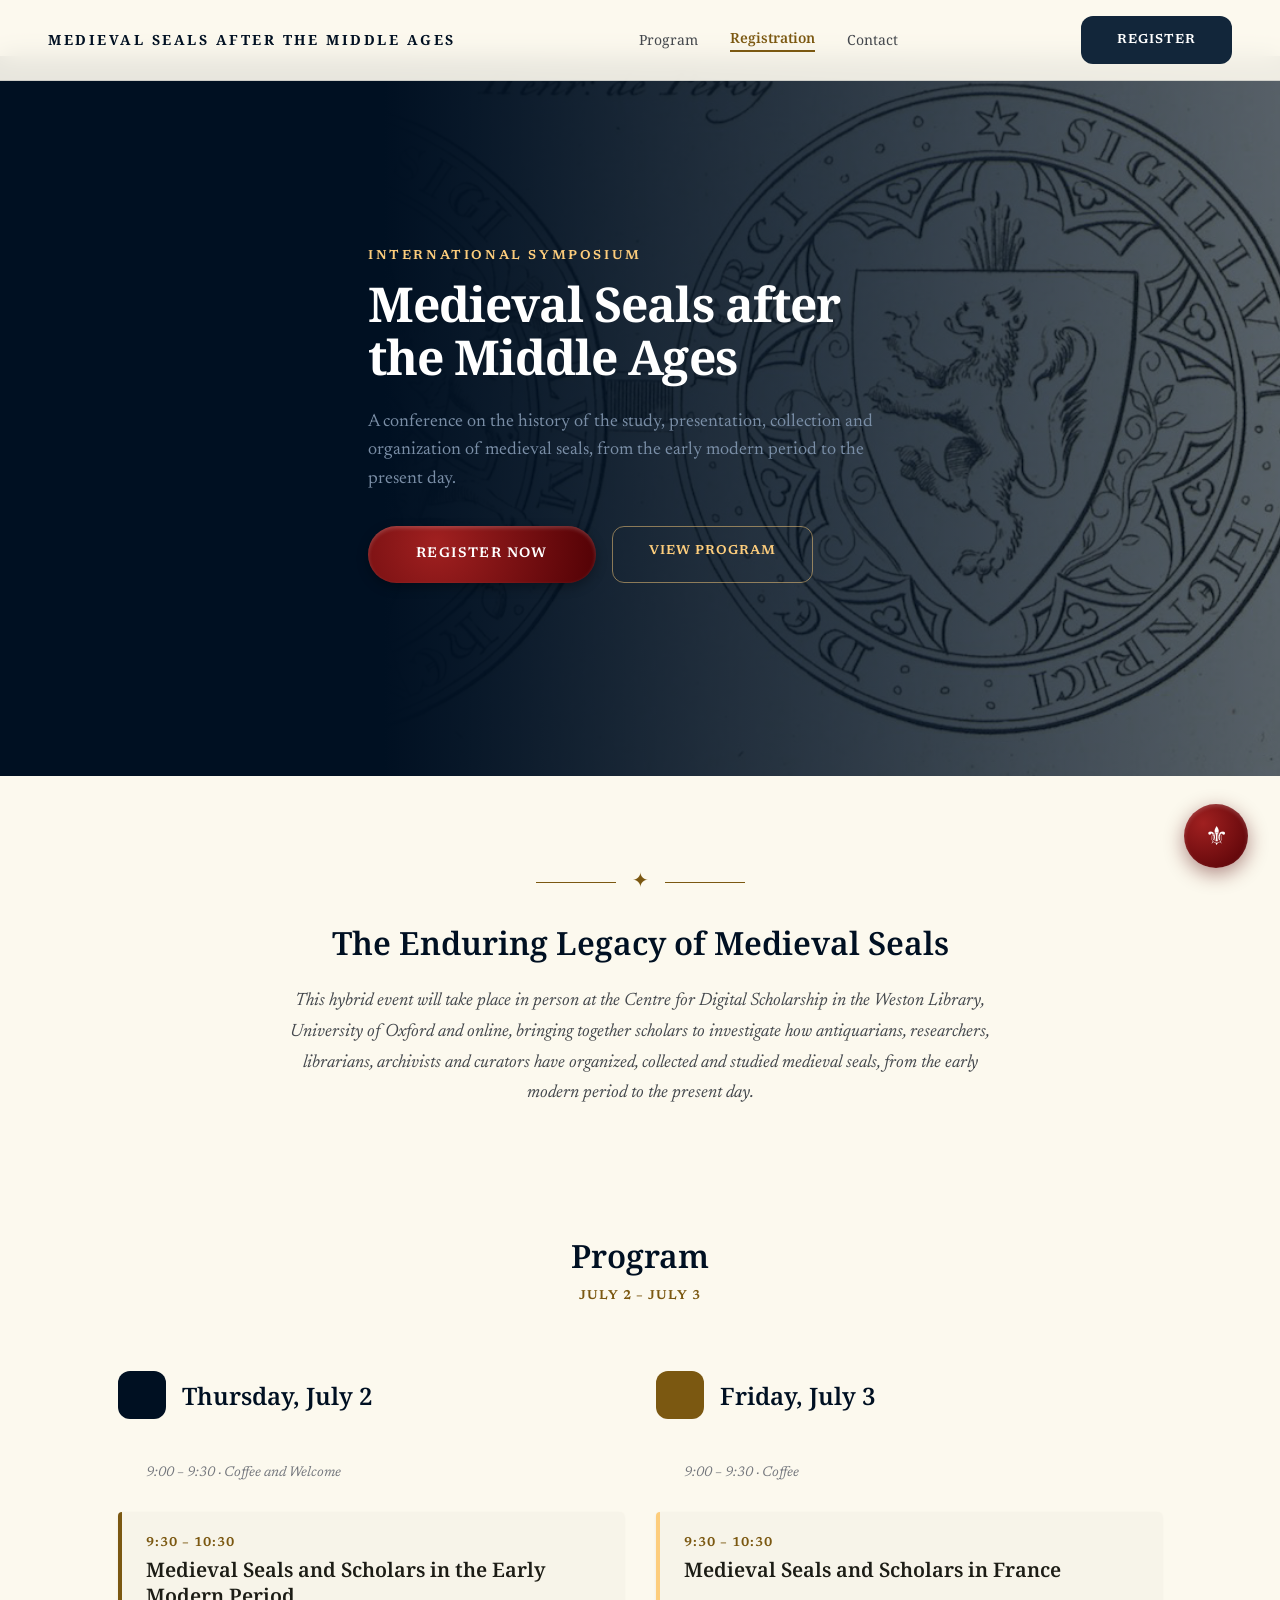
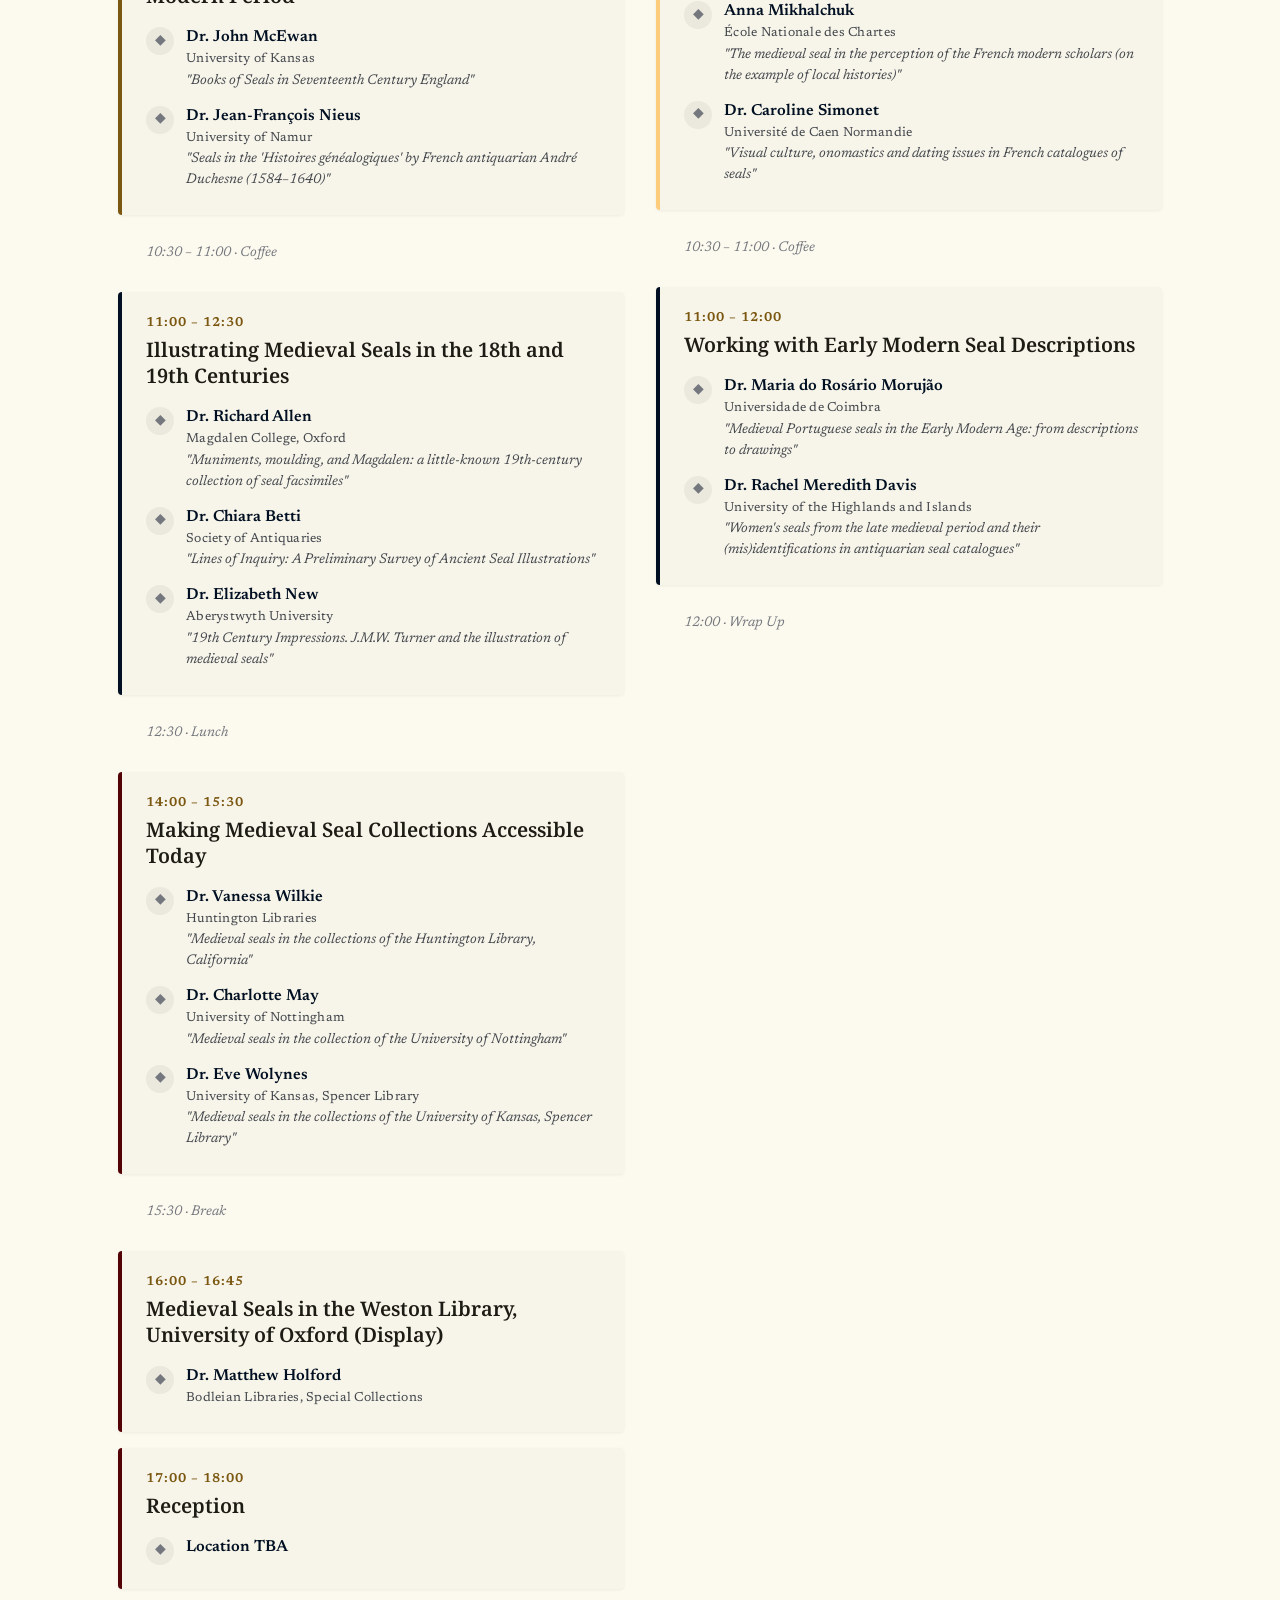
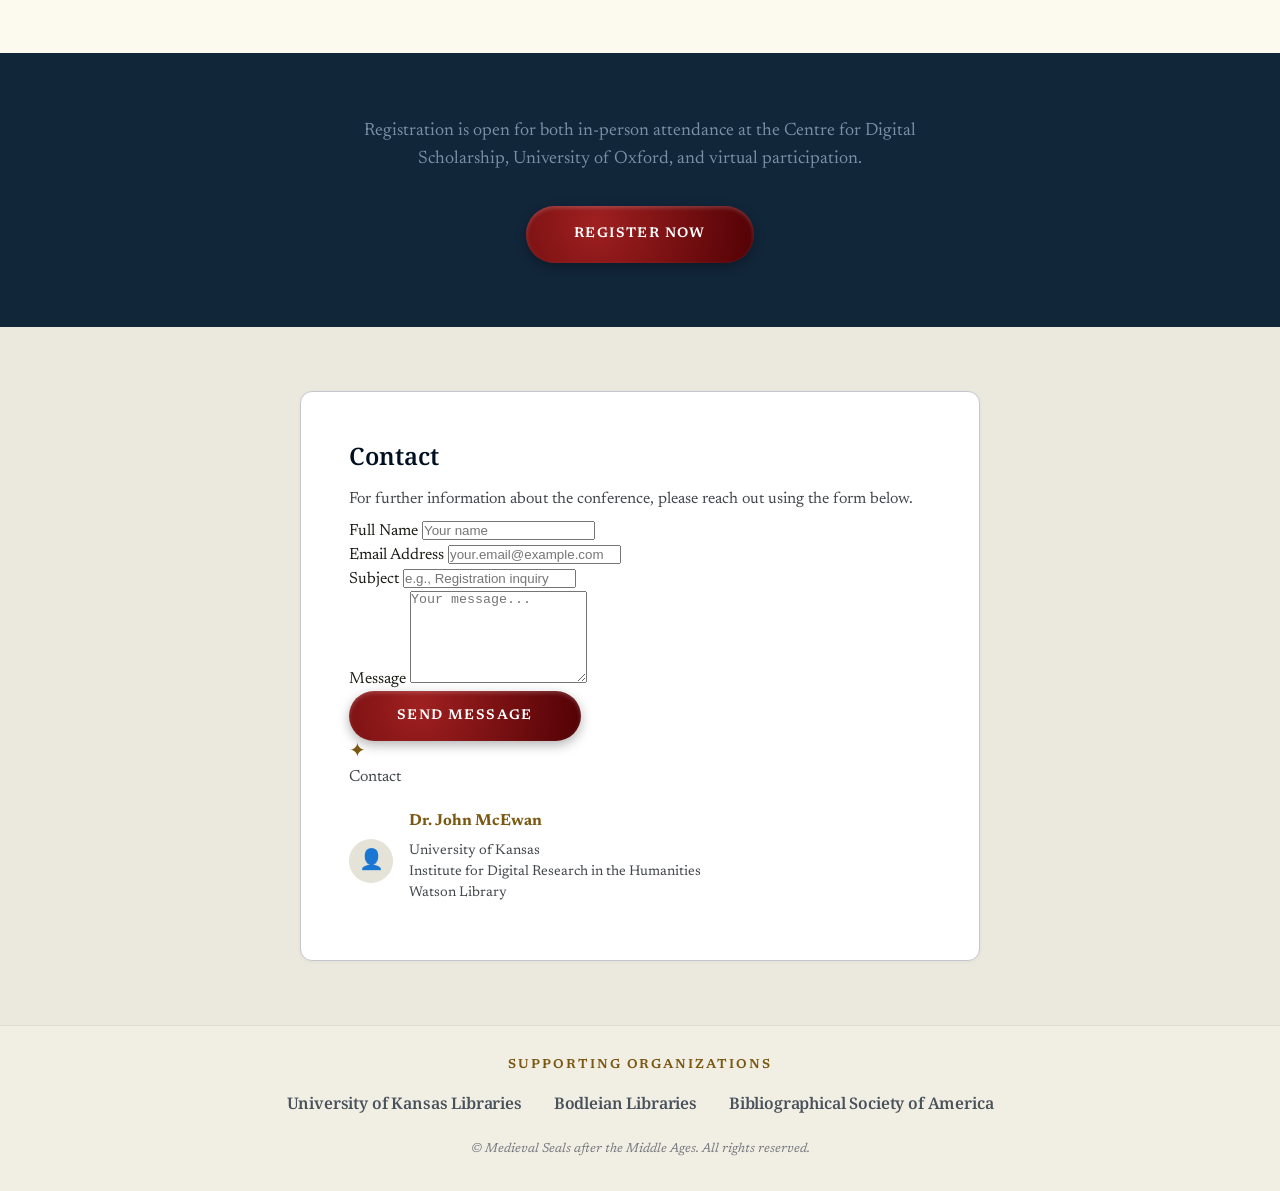
<file: index.html>
<!DOCTYPE html>
<html lang="en">
<head>
  <meta charset="UTF-8">
  <meta name="viewport" content="width=device-width, initial-scale=1.0">
  <title>Medieval Seals after the Middle Ages</title>
  <link rel="preconnect" href="https://fonts.googleapis.com">
  <link rel="preconnect" href="https://fonts.gstatic.com" crossorigin>
  <link href="https://fonts.googleapis.com/css2?family=Noto+Serif:ital,wght@0,400;0,600;0,700;1,400&family=Newsreader:ital,wght@0,400;0,600;1,400&display=swap" rel="stylesheet">
  <link href="styles.css" rel="stylesheet">
  <link rel="icon" type="image/x-icon" href="images/favicon/favicon.ico">
</head>
<body>

  <!-- Top Navigation -->
  <header class="site-nav">
    <div class="nav-brand">Medieval Seals After the Middle Ages</div>
    <nav>
      <a href="#program">Program</a>
      <a href="https://bibsocamer.org/events/calendar/medieval-seals-after-the-middle-ages" class="active">Registration</a>
      <a href="#contact">Contact</a>
    </nav>
    <a href="https://bibsocamer.org/events/calendar/medieval-seals-after-the-middle-ages" class="btn-primary">Register</a>
  </header>

  <main>

    <!-- Hero -->
    <section class="hero">
      <img class="hero-image" src="images/bannerimage.jpg" alt="Seal Henry de Percy, Vetusta Monumenta">
      <div class="hero-overlay"></div>
      <div class="container hero-content animate-in">
        <span class="label-sm">International Symposium</span>
        <h1>Medieval Seals after the Middle Ages</h1>
        <p class="hero-subtitle">A conference on the history of the study, presentation, collection and organization of medieval seals, from the early modern period to the present day.</p>
        <div class="hero-actions">
          <a href="https://bibsocamer.org/events/calendar/medieval-seals-after-the-middle-ages" class="btn-seal">Register Now</a>
          <a href="#program" class="btn-ghost" style="color:#fdcd7c; border-color:rgba(253,205,124,0.5);">View Program</a>
        </div>
      </div>
    </section>

    <!-- Introduction -->
    <section class="intro">
      <div class="container">
        <div class="separator">
          <span class="separator-icon">✦</span>
        </div>
        <h2 class="animate-in">The Enduring Legacy of Medieval Seals</h2>
        <br>
        <p class="animate-in animate-delay-1">This hybrid event will take place in person at the Centre for Digital Scholarship in the Weston Library, University of Oxford and online, bringing together scholars to investigate how antiquarians, researchers, librarians, archivists and curators have organized, collected and studied medieval seals, from the early modern period to the present day.</p>
      </div>
    </section>

    <!-- Program Schedule -->
    <section class="program" id="program">
      <div class="container">

        <div class="program-header animate-in">
          <h2>Program</h2>
          <span class="label-sm">July 2 – July 3</span>
        </div>

        <div class="days-grid">

          <!-- ======== THURSDAY JULY 2 ======== -->
          <div class="day-column">

            <div class="day-heading">
              <div class="day-icon thursday"></div>
              <h3>Thursday, July 2</h3>
            </div>

            <!-- Coffee & Welcome -->
            <div class="break-block">9:00 – 9:30 · Coffee and Welcome</div>

            <!-- Session 1 -->
            <div class="session-card animate-in">
              <span class="label-sm session-time" style="color:var(--secondary)">9:30 – 10:30</span>
              <h3>Medieval Seals and Scholars in the Early Modern Period</h3>
              <div class="speaker-list">
                <div class="speaker">
                  <div class="speaker-icon">◆</div>
                  <div>
                    <p class="speaker-name">Dr. John McEwan</p>
                    <p class="speaker-affiliation">University of Kansas</p>
                    <p class="speaker-title">"Books of Seals in Seventeenth Century England"</p>
                  </div>
                </div>
                <div class="speaker">
                  <div class="speaker-icon">◆</div>
                  <div>
                    <p class="speaker-name">Dr. Jean-François Nieus</p>
                    <p class="speaker-affiliation">University of Namur</p>
                    <p class="speaker-title">"Seals in the 'Histoires généalogiques' by French antiquarian André Duchesne (1584–1640)"</p>
                  </div>
                </div>
              </div>
            </div>

            <!-- Break -->
            <div class="break-block">10:30 – 11:00 · Coffee</div>

            <!-- Session 2 -->
            <div class="session-card accent-primary animate-in animate-delay-1">
              <span class="label-sm session-time" style="color:var(--secondary)">11:00 – 12:30</span>
              <h3>Illustrating Medieval Seals in the 18th and 19th Centuries</h3>
              <div class="speaker-list">
                <div class="speaker">
                  <div class="speaker-icon">◆</div>
                  <div>
                    <p class="speaker-name">Dr. Richard Allen</p>
                    <p class="speaker-affiliation">Magdalen College, Oxford</p>
                    <p class="speaker-title">"Muniments, moulding, and Magdalen: a little-known 19th-century collection of seal facsimiles"</p>
                  </div>
                </div>
                <div class="speaker">
                  <div class="speaker-icon">◆</div>
                  <div>
                    <p class="speaker-name">Dr. Chiara Betti</p>
                    <p class="speaker-affiliation">Society of Antiquaries</p>
                    <p class="speaker-title">"Lines of Inquiry: A Preliminary Survey of Ancient Seal Illustrations"</p>
                  </div>
                </div>
                <div class="speaker">
                  <div class="speaker-icon">◆</div>
                  <div>
                    <p class="speaker-name">Dr. Elizabeth New</p>
                    <p class="speaker-affiliation">Aberystwyth University</p>
                    <p class="speaker-title">"19th Century Impressions. J.M.W. Turner and the illustration of medieval seals"</p>
                  </div>
                </div>
              </div>
            </div>

            <!-- Lunch -->
            <div class="break-block">12:30 · Lunch</div>

            <!-- Session 3 -->
            <div class="session-card accent-tertiary animate-in animate-delay-2">
              <span class="label-sm session-time" style="color:var(--secondary)">14:00 – 15:30</span>
              <h3>Making Medieval Seal Collections Accessible Today</h3>
              <div class="speaker-list">
                <div class="speaker">
                  <div class="speaker-icon">◆</div>
                  <div>
                    <p class="speaker-name">Dr. Vanessa Wilkie</p>
                    <p class="speaker-affiliation">Huntington Libraries</p>
                    <p class="speaker-title">"Medieval seals in the collections of the Huntington Library, California"</p>
                  </div>
                </div>
                <div class="speaker">
                  <div class="speaker-icon">◆</div>
                  <div>
                    <p class="speaker-name">Dr. Charlotte May</p>
                    <p class="speaker-affiliation">University of Nottingham</p>
                    <p class="speaker-title">"Medieval seals in the collection of the University of Nottingham"</p>
                  </div>
                </div>
                <div class="speaker">
                  <div class="speaker-icon">◆</div>
                  <div>
                    <p class="speaker-name">Dr. Eve Wolynes</p>
                    <p class="speaker-affiliation">University of Kansas, Spencer Library</p>
                    <p class="speaker-title">"Medieval seals in the collections of the University of Kansas, Spencer Library"</p>
                  </div>
                </div>
              </div>
            </div>


            <!-- Break -->
            <div class="break-block">15:30 · Break</div>


<!-- Session 4 -->
            <div class="session-card accent-tertiary animate-in animate-delay-2">
              <span class="label-sm session-time" style="color:var(--secondary)">16:00 – 16:45</span>
              <h3>Medieval Seals in the Weston Library, University of Oxford (Display)</h3>
              <div class="speaker-list">
                <div class="speaker">
                  <div class="speaker-icon">◆</div>
                  <div>
                    <p class="speaker-name">Dr. Matthew Holford</p>
                    <p class="speaker-affiliation">Bodleian Libraries, Special Collections</p>
                  </div>
                </div>
              </div>
            </div>

<!-- Session 5 -->
            <div class="session-card accent-tertiary animate-in animate-delay-2">
              <span class="label-sm session-time" style="color:var(--secondary)">17:00 – 18:00</span>
              <h3>Reception</h3>
              <div class="speaker-list">
                <div class="speaker">
                  <div class="speaker-icon">◆</div> 
                  <div>
                    <p class="speaker-name">Location TBA</p>
                    <p class="speaker-affiliation"></p>
                  </div>
                </div>
              </div>
            </div>


          </div>

          <!-- ======== FRIDAY JULY 3 ======== -->
          <div class="day-column">

            <div class="day-heading">
              <div class="day-icon friday"></div>
              <h3>Friday, July 3</h3>
            </div>

            <!-- Coffee -->
            <div class="break-block">9:00 – 9:30 · Coffee</div>

            <!-- Session 4 -->
            <div class="session-card accent-gold animate-in">
              <span class="label-sm session-time" style="color:var(--secondary)">9:30 – 10:30</span>
              <h3>Medieval Seals and Scholars in France</h3>
              <div class="speaker-list">
                <div class="speaker">
                  <div class="speaker-icon">◆</div>
                  <div>
                    <p class="speaker-name">Anna Mikhalchuk</p>
                    <p class="speaker-affiliation">École Nationale des Chartes</p>
                    <p class="speaker-title">"The medieval seal in the perception of the French modern scholars (on the example of local histories)"</p>
                  </div>
                </div>
                <div class="speaker">
                  <div class="speaker-icon">◆</div>
                  <div>
                    <p class="speaker-name">Dr. Caroline Simonet</p>
                    <p class="speaker-affiliation">Université de Caen Normandie</p>
                    <p class="speaker-title">"Visual culture, onomastics and dating issues in French catalogues of seals"</p>
                  </div>
                </div>
              </div>
            </div>

            <!-- Break -->
            <div class="break-block">10:30 – 11:00 · Coffee</div>

            <!-- Session 5 -->
            <div class="session-card accent-primary animate-in animate-delay-1">
              <span class="label-sm session-time" style="color:var(--secondary)">11:00 – 12:00</span>
              <h3>Working with Early Modern Seal Descriptions</h3>
              <div class="speaker-list">
                <div class="speaker">
                  <div class="speaker-icon">◆</div>
                  <div>
                    <p class="speaker-name">Dr. Maria do Rosário Morujão</p>
                    <p class="speaker-affiliation">Universidade de Coimbra</p>
                    <p class="speaker-title">"Medieval Portuguese seals in the Early Modern Age: from descriptions to drawings"</p>
                  </div>
                </div>
                <div class="speaker">
                  <div class="speaker-icon">◆</div>
                  <div>
                    <p class="speaker-name">Dr. Rachel Meredith Davis</p>
                    <p class="speaker-affiliation">University of the Highlands and Islands</p>
                    <p class="speaker-title">"Women's seals from the late medieval period and their (mis)identifications in antiquarian seal catalogues"</p>
                  </div>
                </div>
              </div>
            </div>

            <!-- Wrap up -->
            <div class="break-block">12:00 · Wrap Up</div>

          </div>

        </div><!-- /days-grid -->

      </div>
    </section>

    <!-- Registration CTA -->
    <section class="registration-cta" id="registration">
      <div class="container">
        <!-- <h2>Join the Symposium</h2> -->
        <p>Registration is open for both in-person attendance at the Centre for Digital Scholarship, University of Oxford, and virtual participation.</p>
        <a href="https://bibsocamer.org/events/calendar/medieval-seals-after-the-middle-ages" class="btn-seal">Register Now</a>
        <!-- <span class="label-sm">In-person and virtual options available.</span> -->
      </div>
    </section>

    <!-- Contact -->
    <section class="contact" id="contact">
      <div class="container">
        <div class="contact-card">
          <div class="contact-header">
            <h3>Contact</h3>
            <p class="contact-intro">For further information about the conference, please reach out using the form below.</p>
          </div>

          <!-- Contact Form -->
          <form action="https://formspree.io/f/xlgzndvp" method="POST" class="contact-form">
            <div class="form-group">
              <label for="name">Full Name</label>
              <input 
                type="text" 
                id="name" 
                name="name" 
                required
                placeholder="Your name"
              >
            </div>

            <div class="form-group">
              <label for="email">Email Address</label>
              <input 
                type="email" 
                id="email" 
                name="email" 
                required
                placeholder="your.email@example.com"
              >
            </div>

            <div class="form-group">
              <label for="subject">Subject</label>
              <input 
                type="text" 
                id="subject" 
                name="subject" 
                required
                placeholder="e.g., Registration inquiry"
              >
            </div>

            <div class="form-group">
              <label for="message">Message</label>
              <textarea 
                id="message" 
                name="message" 
                rows="6" 
                required
                placeholder="Your message..."
              ></textarea>
            </div>

            <button type="submit" class="btn-seal">Send Message</button>
          </form>

          <!-- Direct Contact Info -->
          <div class="contact-divider">
            <span class="separator-icon">✦</span>
          </div>

          <div class="contact-info">
            <p class="contact-info-label">Contact</p>
            <div class="contact-detail">
              <div class="contact-detail-icon">👤</div>
              <div>
                <p class="contact-detail-value"><a href="https://idrh.ku.edu/people/john-mcewan">Dr. John McEwan</a></p>
                <p style="color:var(--on-surface-variant); font-size:14px;">University of Kansas<br>Institute for Digital Research in the Humanities<br>Watson Library</p>
              </div>
            </div>
          </div>

        </div>
      </div>
    </section>

  </main>

  <!-- Footer -->
  <footer class="site-footer">
    <div class="container">
      <p class="label-sm sponsors-label" style="color:var(--secondary); letter-spacing:0.15em;">Supporting Organizations</p>
      <div class="sponsors">
        <span>University of Kansas Libraries</span>
        <span>Bodleian Libraries</span>
        <span>Bibliographical Society of America</span>
      </div>
      <p class="copyright">© Medieval Seals after the Middle Ages. All rights reserved.</p>
    </div>
  </footer>

  <!-- FAB: The Seal -->
  <button class="fab-seal" title="Register" onclick="document.getElementById('registration').scrollIntoView({behavior:'smooth'})">
    ⚜
  </button>

</body>
</html>
</file>
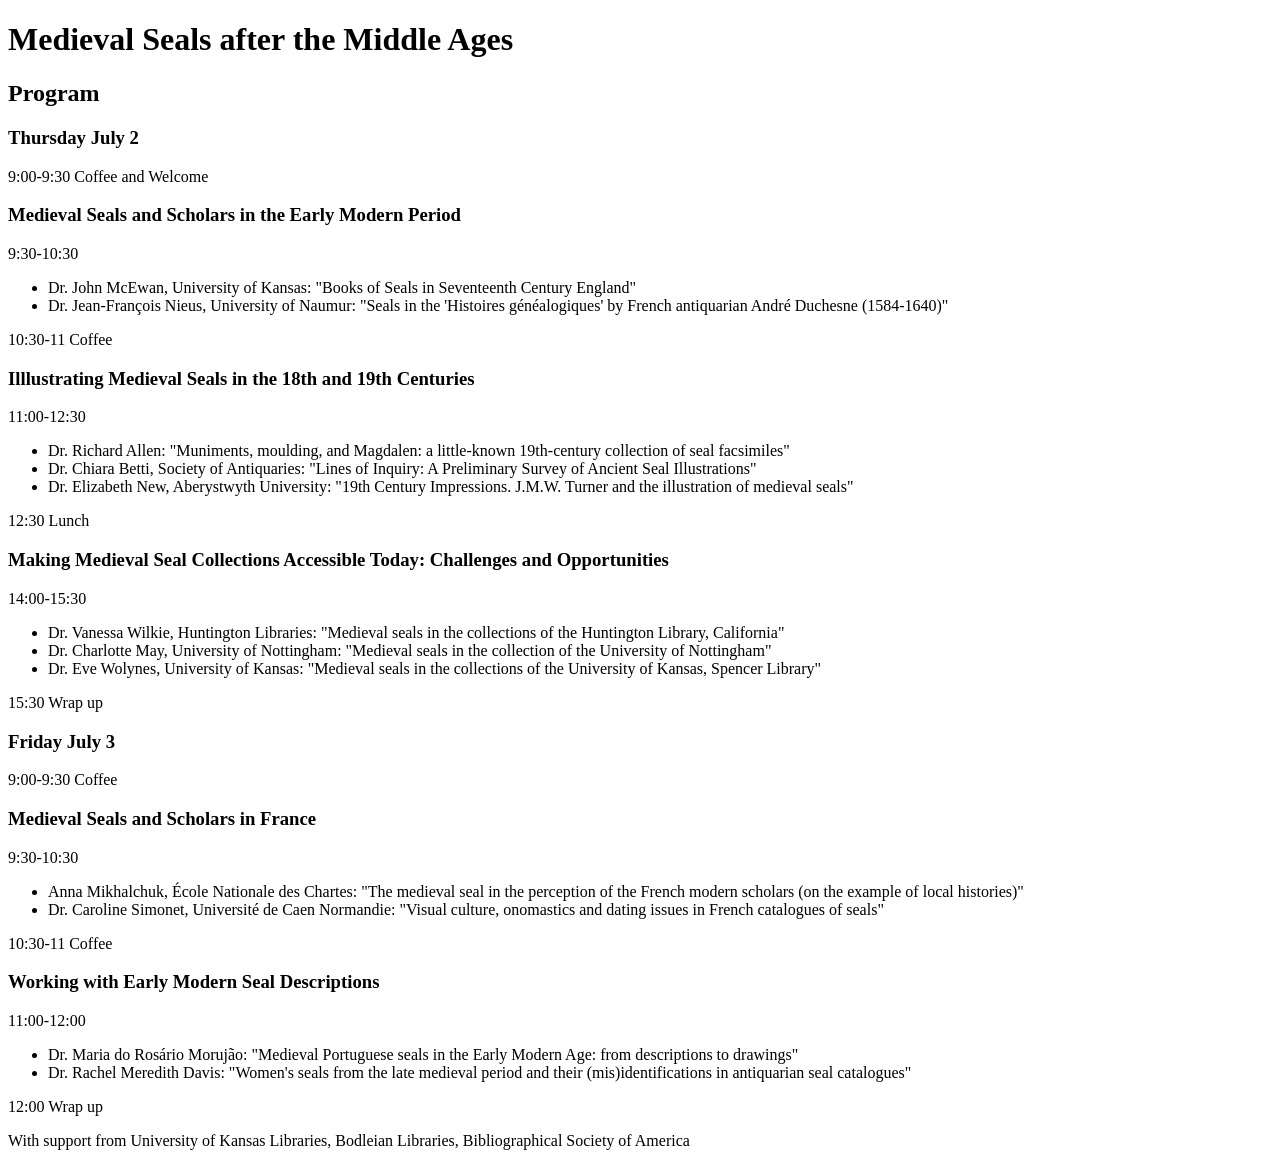
<file: index_v2.html>
<!DOCTYPE html>
<html lang="en">
<head>
  <meta charset="UTF-8">
  <meta name="viewport" content="width=device-width, initial-scale=1.0">
  <title>Medieval Seals after the Middle Ages</title>
</head>
<body>

  <div>
    <h1>Medieval Seals after the Middle Ages</h1>
  </div>

  <div>

  <div>
    <h2>Program</h2>
  </div>

  <div>  
    <h3>Thursday July 2</h3>

    <div>
      <p>9:00-9:30 Coffee and Welcome</p>
    </div>

    <div>
      <h3>Medieval Seals and Scholars in the Early Modern Period</h3>
        <p> 9:30-10:30</p>
        <ul>
          <li>Dr. John McEwan, University of Kansas: "Books of Seals in Seventeenth Century England"</li> 
          <li>Dr. Jean-François Nieus, University of Naumur: "Seals in the 'Histoires généalogiques' by French antiquarian André Duchesne (1584-1640)"</li>
        </ul>
    </div>

    <div>
       <p>10:30-11 Coffee</p> 
    </div>

    <div>
      <h3>Illlustrating Medieval Seals in the 18th and 19th Centuries</h3>

      <p>11:00-12:30</p>

        <ul>
          <li>Dr. Richard Allen: "Muniments, moulding, and Magdalen: a little-known 19th-century collection of seal facsimiles"</li>
          <li>Dr. Chiara Betti, Society of Antiquaries: "Lines of Inquiry: A Preliminary Survey of Ancient Seal Illustrations"</li>
          <li>Dr. Elizabeth New, Aberystwyth University: "19th Century Impressions. J.M.W. Turner and the illustration of medieval seals"</li>
        </ul>
    </div>

    <div>
      <p>12:30 Lunch</p>
    </div>

    <div>
      <h3>Making Medieval Seal Collections Accessible Today: Challenges and Opportunities</h3>

      <p>14:00-15:30</p>
        <ul>
          <li>Dr. Vanessa Wilkie, Huntington Libraries: "Medieval seals in the collections of the Huntington Library, California"</li>
          <li>Dr. Charlotte May, University of Nottingham: "Medieval seals in the collection of the University of Nottingham"
          <li>Dr. Eve Wolynes, University of Kansas: "Medieval seals in the collections of the University of Kansas, Spencer Library"</li>
        </ul>  
    </div>

    <div>
      <p>15:30 Wrap up</p> 
    </div>

  </div>

  <div>

    <h3>Friday July 3</h3>

    <div>
      <p>9:00-9:30 Coffee</p>
    </div>

    <div>
      <h3>Medieval Seals and Scholars in France</h3>
        <p> 9:30-10:30</p>
        <ul>
          <li>Anna Mikhalchuk, École Nationale des Chartes: "The medieval seal in the perception of the French modern scholars (on the example of local histories)"</li>
          <li>Dr. Caroline Simonet, Université de Caen Normandie: "Visual culture, onomastics and dating issues in French catalogues of seals"</li>
        </ul>
    </div>

      <div>
         <p>10:30-11 Coffee</p> 
      </div>

    <div>
      <h3>Working with Early Modern Seal Descriptions</h3>
      <p>11:00-12:00</p>
        <ul>
          <li>Dr. Maria do Rosário Morujão: "Medieval Portuguese seals in the Early Modern Age: from descriptions to drawings"</li>
          <li>Dr. Rachel Meredith Davis: "Women's seals from the late medieval period and their (mis)identifications in antiquarian seal catalogues"</li>
        </ul>
    </div>

    <div>
      <p>12:00 Wrap up</p>
    </div>

  </div>

</div>

  <footer>
    <p> With support from University of Kansas Libraries, Bodleian Libraries, Bibliographical Society of America</p>
  </footer>

</body>
</html>
</file>
<file: styles.css>
/* ============================================
   Medieval Scholarly System — styles.css
   "Tactile Minimalism" · Living Archive
   ============================================ */

/* --- Google Fonts (loaded in HTML <head>) --- */

/* --- CSS Custom Properties --- */
:root {
  /* Surface tones */
  --surface:                 #fcf9ee;
  --surface-dim:             #dddacf;
  --surface-bright:          #fcf9ee;
  --surface-container-lowest:#ffffff;
  --surface-container-low:   #f7f4e9;
  --surface-container:       #f1eee3;
  --surface-container-high:  #ebe8dd;
  --surface-container-highest:#e5e2d8;
  --on-surface:              #1c1c15;
  --on-surface-variant:      #43474c;

  /* Primary – Deep Ink Blue */
  --primary:                 #001022;
  --on-primary:              #ffffff;
  --primary-container:       #12263a;
  --on-primary-container:    #7a8ea6;

  /* Secondary – Antique Gold */
  --secondary:               #7b5811;
  --on-secondary:            #ffffff;
  --secondary-container:     #fdcd7c;
  --on-secondary-container:  #78550e;

  /* Tertiary – Oxblood Red */
  --tertiary:                #2a0001;
  --tertiary-container:      #520105;
  --on-tertiary-container:   #dc695f;

  /* Utility */
  --outline:                 #74777d;
  --outline-variant:         #c4c6cd;
  --surface-tint:            #4d6076;

  /* Radii */
  --radius-sm:   0.125rem;
  --radius:      0.25rem;
  --radius-md:   0.375rem;
  --radius-lg:   0.5rem;
  --radius-xl:   0.75rem;
  --radius-full: 9999px;

  /* Spacing */
  --unit:          8px;
  --container-max: 1140px;
  --gutter:        32px;
  --margin:        48px;
  --stack-sm:      16px;
  --stack-md:      32px;
  --stack-lg:      64px;
}

/* --- Reset & Base --- */
*,
*::before,
*::after {
  margin: 0;
  padding: 0;
  box-sizing: border-box;
}

html {
  scroll-behavior: smooth;
}

body {
  font-family: 'Newsreader', Georgia, 'Times New Roman', serif;
  font-size: 16px;
  line-height: 1.5;
  color: var(--on-surface);
  background-color: var(--surface);
  background-image: url("data:image/svg+xml,%3Csvg width='200' height='200' xmlns='http://www.w3.org/2000/svg'%3E%3Cfilter id='n'%3E%3CfeTurbulence type='fractalNoise' baseFrequency='0.75' numOctaves='4' stitchTiles='stitch'/%3E%3C/filter%3E%3Crect width='100%25' height='100%25' filter='url(%23n)' opacity='0.03'/%3E%3C/svg%3E");
  -webkit-font-smoothing: antialiased;
}

img {
  max-width: 100%;
  height: auto;
  display: block;
}

a {
  color: var(--secondary);
  text-decoration: none;
  transition: color 0.25s ease;
}
a:hover {
  color: var(--on-secondary-container);
}

ul { list-style: none; }

/* --- Typography --- */
h1, h2, h3, h4 {
  font-family: 'Noto Serif', 'Georgia', serif;
  color: var(--primary);
}

h1 {
  font-size: 48px;
  font-weight: 700;
  line-height: 1.1;
  letter-spacing: -0.02em;
}
h2 {
  font-size: 32px;
  font-weight: 600;
  line-height: 1.2;
}
h3 {
  font-size: 24px;
  font-weight: 600;
  line-height: 1.3;
}
.body-lg {
  font-size: 18px;
  line-height: 1.6;
}
.label-sm {
  font-family: 'Newsreader', Georgia, serif;
  font-size: 13px;
  font-weight: 600;
  line-height: 1;
  letter-spacing: 0.08em;
  text-transform: uppercase;
}

/* --- Layout Container --- */
.container {
  max-width: var(--container-max);
  margin-left: auto;
  margin-right: auto;
  padding-left: var(--margin);
  padding-right: var(--margin);
}

/* --- Decorative Separator (fleur-de-lis style) --- */
.separator {
  display: flex;
  align-items: center;
  justify-content: center;
  gap: 16px;
  margin: var(--stack-md) 0;
}
.separator::before,
.separator::after {
  content: '';
  flex: 1;
  max-width: 80px;
  height: 0.5px;
  background: var(--secondary);
}
.separator-icon {
  color: var(--secondary);
  font-size: 20px;
  line-height: 1;
}

/* --- Top Navigation Bar --- */
.site-nav {
  position: fixed;
  top: 0;
  left: 0;
  width: 100%;
  z-index: 100;
  display: flex;
  justify-content: space-between;
  align-items: center;
  padding: 16px var(--margin);
  background: rgba(252, 249, 238, 0.92);
  backdrop-filter: blur(12px);
  -webkit-backdrop-filter: blur(12px);
  border-bottom: 0.5px solid rgba(0, 16, 34, 0.12);
  font-family: 'Noto Serif', Georgia, serif;
}
.site-nav .nav-brand {
  font-size: 14px;
  font-weight: 700;
  color: var(--primary);
  text-transform: uppercase;
  letter-spacing: 0.18em;
}
.site-nav nav {
  display: flex;
  gap: var(--stack-md);
  align-items: center;
}
.site-nav nav a {
  font-size: 14px;
  color: var(--on-surface-variant);
  transition: color 0.25s ease;
}
.site-nav nav a:hover {
  color: var(--primary);
}
.site-nav nav a.active {
  color: var(--secondary);
  border-bottom: 2px solid var(--secondary);
  padding-bottom: 2px;
  font-weight: 600;
}

/* --- Buttons --- */
.btn-primary {
  display: inline-block;
  background: var(--primary-container);
  color: var(--on-primary);
  font-family: 'Newsreader', Georgia, serif;
  font-size: 13px;
  font-weight: 600;
  letter-spacing: 0.08em;
  text-transform: uppercase;
  padding: 14px 36px;
  border-radius: var(--radius-xl);
  border: none;
  cursor: pointer;
  transition: transform 0.2s ease, box-shadow 0.2s ease;
}
.btn-primary:hover {
  transform: scale(0.97);
  color: var(--on-primary);
  box-shadow: 0 4px 16px rgba(0,16,34,0.25);
}

.btn-ghost {
  display: inline-block;
  background: transparent;
  color: var(--secondary);
  font-family: 'Newsreader', Georgia, serif;
  font-size: 13px;
  font-weight: 600;
  letter-spacing: 0.08em;
  text-transform: uppercase;
  padding: 14px 36px;
  border-radius: var(--radius-xl);
  border: 1px solid var(--secondary);
  cursor: pointer;
  transition: background 0.25s ease;
}
.btn-ghost:hover {
  background: rgba(123, 88, 17, 0.08);
  color: var(--secondary);
}

/* Wax Seal Button (register CTA) */
.btn-seal {
  display: inline-flex;
  align-items: center;
  justify-content: center;
  gap: 10px;
  background: radial-gradient(circle at 30% 30%, #a02020, #520105);
  color: #fff;
  font-family: 'Newsreader', Georgia, serif;
  font-size: 14px;
  font-weight: 600;
  letter-spacing: 0.1em;
  text-transform: uppercase;
  padding: 18px 48px;
  border: none;
  border-radius: var(--radius-full);
  cursor: pointer;
  box-shadow:
    inset 0 2px 4px rgba(255,255,255,0.2),
    0 4px 12px rgba(0,0,0,0.3);
  transition: transform 0.25s ease;
}
.btn-seal:hover {
  transform: scale(1.04);
  color: #fff;
}

/* --- Hero Section --- */
.hero {
  position: relative;
  min-height: 80vh;
  display: flex;
  align-items: center;
  overflow: hidden;
  background: var(--primary);
  margin-top: 56px; /* nav height offset */
}
.hero-image {
  position: absolute;
  inset: 0;
  width: 100%;
  height: 100%;
  object-fit: cover;
  opacity: 0.35;
}
.hero-overlay {
  position: absolute;
  inset: 0;
  background: linear-gradient(to right, var(--primary) 30%, transparent 100%);
}
.hero-content {
  position: relative;
  z-index: 2;
  max-width: 640px;
}
.hero .label-sm {
  color: var(--secondary-container);
  margin-bottom: 16px;
  display: block;
  letter-spacing: 0.2em;
}
.hero h1 {
  color: #fff;
  margin-bottom: 24px;
}
.hero .hero-subtitle {
  font-size: 18px;
  line-height: 1.6;
  color: var(--on-primary-container);
  margin-bottom: var(--stack-md);
}
.hero-actions {
  display: flex;
  gap: 16px;
  flex-wrap: wrap;
}

/* --- Introduction / Description --- */
.intro {
  padding: var(--stack-lg) 0;
  background: var(--surface-bright);
  text-align: center;
}
.intro p {
  font-size: 18px;
  line-height: 1.7;
  color: var(--on-surface-variant);
  font-style: italic;
  max-width: 720px;
  margin: 0 auto;
}

/* --- Program Schedule Section --- */
.program {
  padding: var(--stack-lg) 0;
  background: var(--surface);
}
.program-header {
  text-align: center;
  margin-bottom: var(--stack-lg);
}
.program-header h2 {
  margin-bottom: 8px;
}
.program-header .label-sm {
  color: var(--secondary);
}

/* Day grid */
.days-grid {
  display: grid;
  grid-template-columns: 1fr 1fr;
  gap: var(--gutter);
}

/* Day column */
.day-column {
  display: flex;
  flex-direction: column;
  gap: var(--stack-sm);
}
.day-heading {
  display: flex;
  align-items: center;
  gap: 16px;
  margin-bottom: 16px;
}
.day-icon {
  width: 48px;
  height: 48px;
  border-radius: var(--radius-xl);
  display: flex;
  align-items: center;
  justify-content: center;
  font-size: 22px;
  flex-shrink: 0;
}
.day-icon.thursday { background: var(--primary); color: var(--on-primary); }
.day-icon.friday   { background: var(--secondary); color: var(--on-secondary); }

/* Session cards */
.session-card {
  background: var(--surface-container-low);
  padding: 24px;
  border-left: 4px solid var(--secondary);
  border-radius: var(--radius);
  box-shadow: 0 1px 3px rgba(0,0,0,0.06);
  transition: box-shadow 0.25s ease;
}
.session-card:hover {
  box-shadow: 0 4px 12px rgba(0,0,0,0.1);
}
.session-card.accent-primary   { border-left-color: var(--primary); }
.session-card.accent-tertiary  { border-left-color: var(--tertiary-container); }
.session-card.accent-gold      { border-left-color: var(--secondary-container); }

.session-time {
  display: block;
  margin-bottom: 8px;
}
.session-card h3 {
  font-size: 20px;
  margin-bottom: 16px;
  color: var(--on-surface);
}

/* Speaker entries */
.speaker-list {
  display: flex;
  flex-direction: column;
  gap: 12px;
}
.speaker {
  display: flex;
  align-items: flex-start;
  gap: 12px;
}
.speaker-icon {
  width: 28px;
  height: 28px;
  border-radius: var(--radius-full);
  background: var(--surface-container-high);
  color: var(--outline);
  display: flex;
  align-items: center;
  justify-content: center;
  flex-shrink: 0;
  font-size: 14px;
  margin-top: 2px;
}
.speaker-name {
  font-weight: 600;
  color: var(--primary);
  font-size: 16px;
}
.speaker-affiliation {
  font-size: 13px;
  color: var(--on-surface-variant);
  letter-spacing: 0.02em;
}
.speaker-title {
  font-size: 14px;
  line-height: 1.5;
  color: var(--on-surface-variant);
  font-style: italic;
  margin-top: 2px;
}

/* Break / coffee blocks */
.break-block {
  padding: 12px 24px;
  color: var(--outline);
  font-size: 14px;
  font-style: italic;
  border-left: 4px solid transparent;
}

/* --- Registration CTA --- */
.registration-cta {
  padding: var(--stack-lg) 0;
  background: var(--primary-container);
  text-align: center;
}
.registration-cta h2 {
  color: var(--on-primary);
  margin-bottom: 16px;
}
.registration-cta p {
  font-size: 18px;
  line-height: 1.6;
  color: var(--on-primary-container);
  max-width: 560px;
  margin: 0 auto var(--stack-md);
}
.registration-cta .label-sm {
  color: var(--on-primary-container);
  opacity: 0.6;
  margin-top: 16px;
  display: block;
}

/* --- Contact Section --- */
.contact {
  padding: var(--stack-lg) 0;
  background: var(--surface-container-high);
}
.contact-card {
  background: var(--surface-container-lowest);
  padding: var(--margin);
  border-radius: var(--radius-xl);
  border: 1px solid var(--outline-variant);
  box-shadow: 0 1px 4px rgba(0,0,0,0.04);
  max-width: 680px;
  margin: 0 auto;
}
.contact-card h3 {
  margin-bottom: 16px;
}
.contact-card p {
  color: var(--on-surface-variant);
  margin-bottom: 8px;
}
.contact-detail {
  display: flex;
  align-items: center;
  gap: 16px;
  margin-top: 20px;
}
.contact-detail-icon {
  width: 44px;
  height: 44px;
  border-radius: var(--radius-full);
  background: var(--surface-container-highest);
  display: flex;
  align-items: center;
  justify-content: center;
  color: var(--primary);
  font-size: 20px;
  flex-shrink: 0;
}
.contact-detail .label-sm {
  color: var(--secondary);
  margin-bottom: 4px;
  display: block;
}
.contact-detail-value {
  font-weight: 700;
  color: var(--primary);
}

/* --- Footer --- */
.site-footer {
  padding: var(--stack-md) 0;
  background: var(--surface-container);
  border-top: 0.5px solid rgba(0,16,34,0.08);
  text-align: center;
}
.sponsors-label {
  margin-bottom: 20px;
}
.sponsors {
  display: flex;
  flex-wrap: wrap;
  justify-content: center;
  gap: var(--stack-md);
  opacity: 0.7;
  margin-bottom: 24px;
}
.sponsors span {
  font-family: 'Noto Serif', Georgia, serif;
  font-size: 16px;
  font-weight: 600;
  color: var(--primary);
  letter-spacing: -0.01em;
}
.site-footer .copyright {
  font-size: 13px;
  color: var(--outline);
  font-style: italic;
}

/* --- Floating Action Button (The Seal) --- */
.fab-seal {
  position: fixed;
  bottom: 32px;
  right: 32px;
  z-index: 100;
  width: 64px;
  height: 64px;
  border-radius: 50%;
  background: radial-gradient(circle at 30% 30%, #a02020, #520105);
  color: #fff;
  border: none;
  cursor: pointer;
  display: flex;
  align-items: center;
  justify-content: center;
  font-size: 26px;
  box-shadow:
    inset 0 2px 4px rgba(255,255,255,0.2),
    0 6px 20px rgba(82,1,5,0.45);
  transition: transform 0.3s ease;
}
.fab-seal:hover {
  transform: scale(1.1);
}

/* --- Deckle Edge (bottom of certain cards) --- */
.deckle-edge {
  border-bottom: 3px solid transparent;
  border-image: url("data:image/svg+xml,%3Csvg width='100' height='3' viewBox='0 0 100 3' fill='none' xmlns='http://www.w3.org/2000/svg'%3E%3Cpath d='M0 1.5C5 0.5 10 2.5 15 1.5C20 0.5 25 2.5 30 1.5C35 0.5 40 2.5 45 1.5C50 0.5 55 2.5 60 1.5C65 0.5 70 2.5 75 1.5C80 0.5 85 2.5 90 1.5C95 0.5 100 2.5 105 1.5' stroke='%237b5811' stroke-width='0.5'/%3E%3C/svg%3E") 30 stretch;
}

/* --- Animations --- */
@keyframes fadeInUp {
  from { opacity: 0; transform: translateY(24px); }
  to   { opacity: 1; transform: translateY(0); }
}
.animate-in {
  animation: fadeInUp 0.6s ease-out both;
}
.animate-delay-1 { animation-delay: 0.15s; }
.animate-delay-2 { animation-delay: 0.3s; }
.animate-delay-3 { animation-delay: 0.45s; }

/* --- Responsive --- */
@media (max-width: 860px) {
  h1 { font-size: 36px; }
  h2 { font-size: 26px; }

  .container {
    padding-left: 24px;
    padding-right: 24px;
  }

  .days-grid {
    grid-template-columns: 1fr;
  }

  .site-nav nav {
    display: none;
  }

  .hero {
    min-height: 60vh;
  }
  .hero-content {
    max-width: 100%;
  }

  .contact-card {
    padding: 32px 24px;
  }
}
</file>
